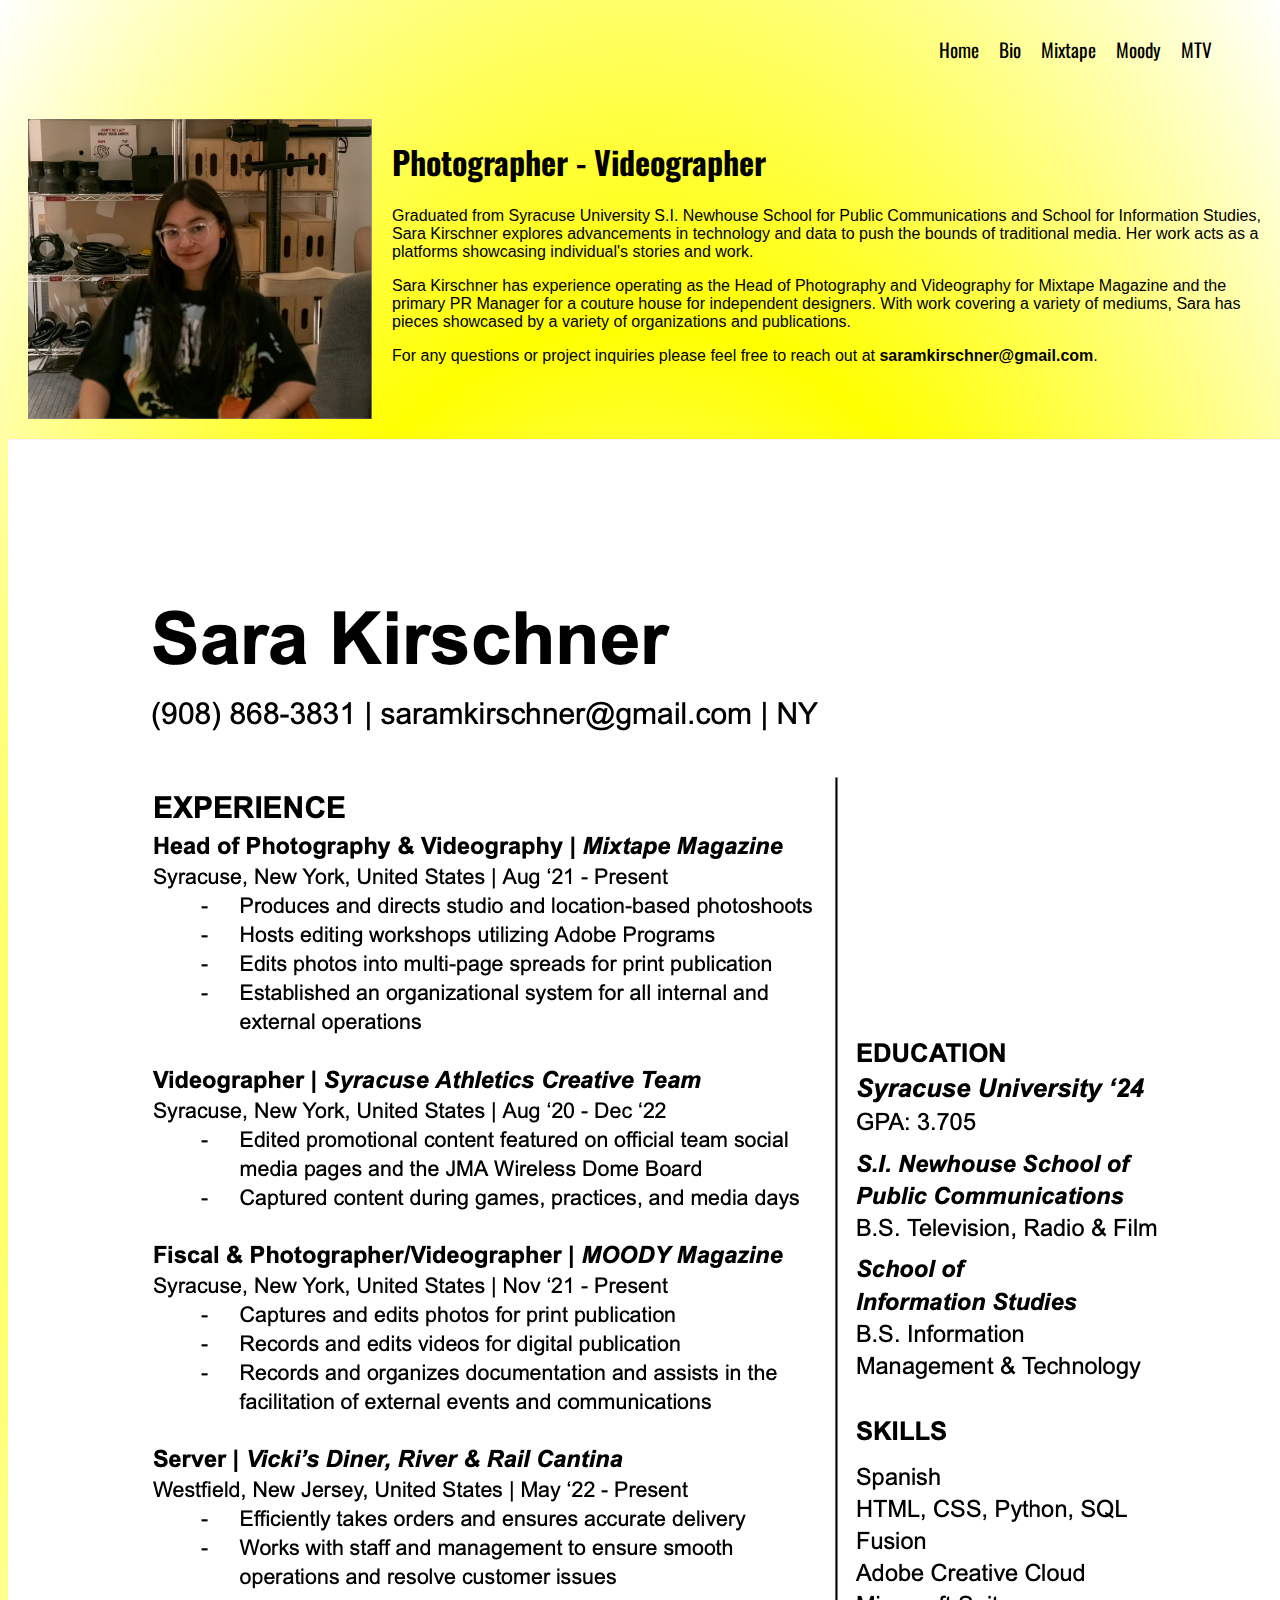
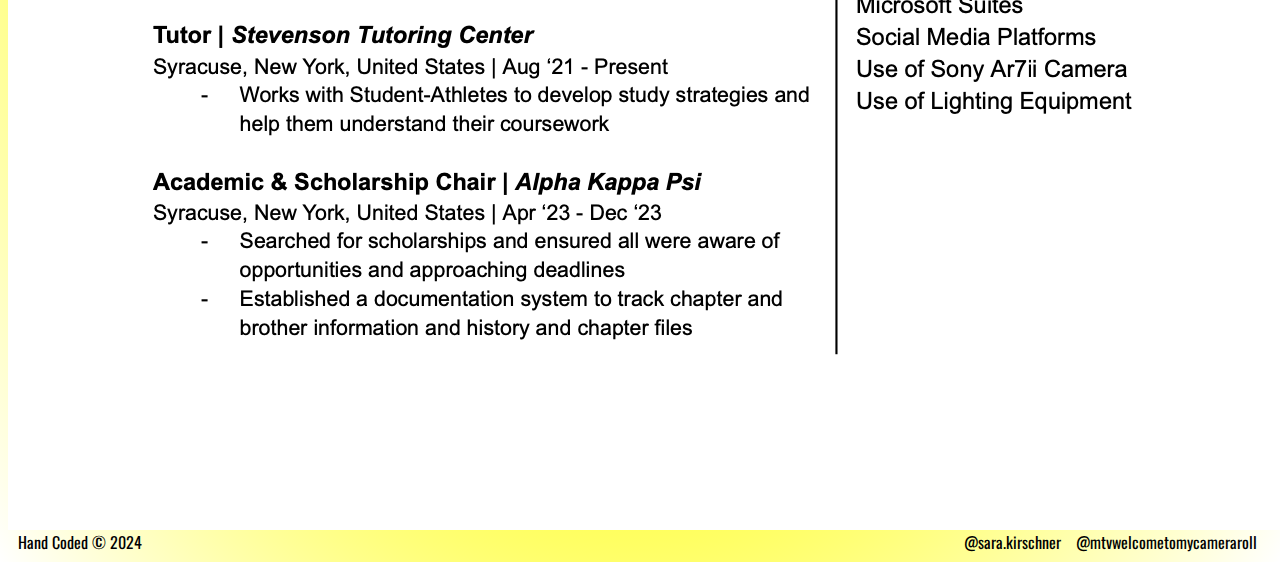
<file: bio.html>
<!-- anchor footer to the bottom of the page, zoom out on resume -->

<!DOCTYPE html>
<html lang="en">
<head>
    <meta charset="UTF-8">
    <meta http-equiv="X-UA-Compatible" content="IE=edge">
    <meta name="viewport" content="width=device-width, initial-scale=1.0">
    <link rel="stylesheet" href="style.css">
    <link rel="preconnect" href="https://fonts.googleapis.com">
    <link rel="preconnect" href="https://fonts.gstatic.com" crossorigin>
    <link href="https://fonts.googleapis.com/css2?family=Oswald:wght@500&display=swap" rel="stylesheet">
    <title>Kirschner | BIO</title>
    <style>
        .pfp{
            float: left;
            margin: 20px;
            height: 300px;
            width: auto;
        }
    
        .stopfloat{clear: both;}
    
        div {
                margin: 10px;
            }

        .resume{
            display: block;
            margin-left: auto;
            margin-right: auto;
        }
    
    </style>
</head>

<body>

    <nav>
        <a href="index">Home</a>
        <a href="bio">Bio</a>
        <a href="mixtape">Mixtape</a>
        <a href="moody">Moody</a>
        <a href="mtv.html">MTV</a>
    </nav>

    <main>

      <img src="content/pfp.png" alt="Profile picture of Sara Kirschner" class="pfp"> 
      
      <br><h1>Photographer - Videographer</h1>

        <p>
            Graduated from Syracuse University S.I. Newhouse School for Public Communications and School for Information Studies, Sara Kirschner explores advancements in technology and data to push the bounds of traditional media. Her work acts as a platforms showcasing individual's stories and work.
        </p>

        <p>
            Sara Kirschner has experience operating as the Head of Photography and Videography for Mixtape Magazine and the primary PR Manager for a couture house for independent designers. With work covering a variety of mediums, Sara has pieces showcased by a variety of organizations and publications. 
        </p>

        <p>
            For any questions or project inquiries please feel free to reach out at <strong>saramkirschner@gmail.com</strong>.
        </p>

        <div class="stopfloat"></div>

        <img class="resume" src="content/resume.png" alt="Copy of Sara Kirschner's resume">
        
    </main>

    <footer>
        Hand Coded &copy; 2024 
        <span><a class="instatag" href="https://www.instagram.com/sara.kirschner/" target="_blank">@mtvwelcometomycameraroll</a></span>
        <span><a class="instatag" href="https://www.instagram.com/sara.kirschner/" target="_blank">@sara.kirschner</a></span>
    </footer>
</body>
</html>
</file>
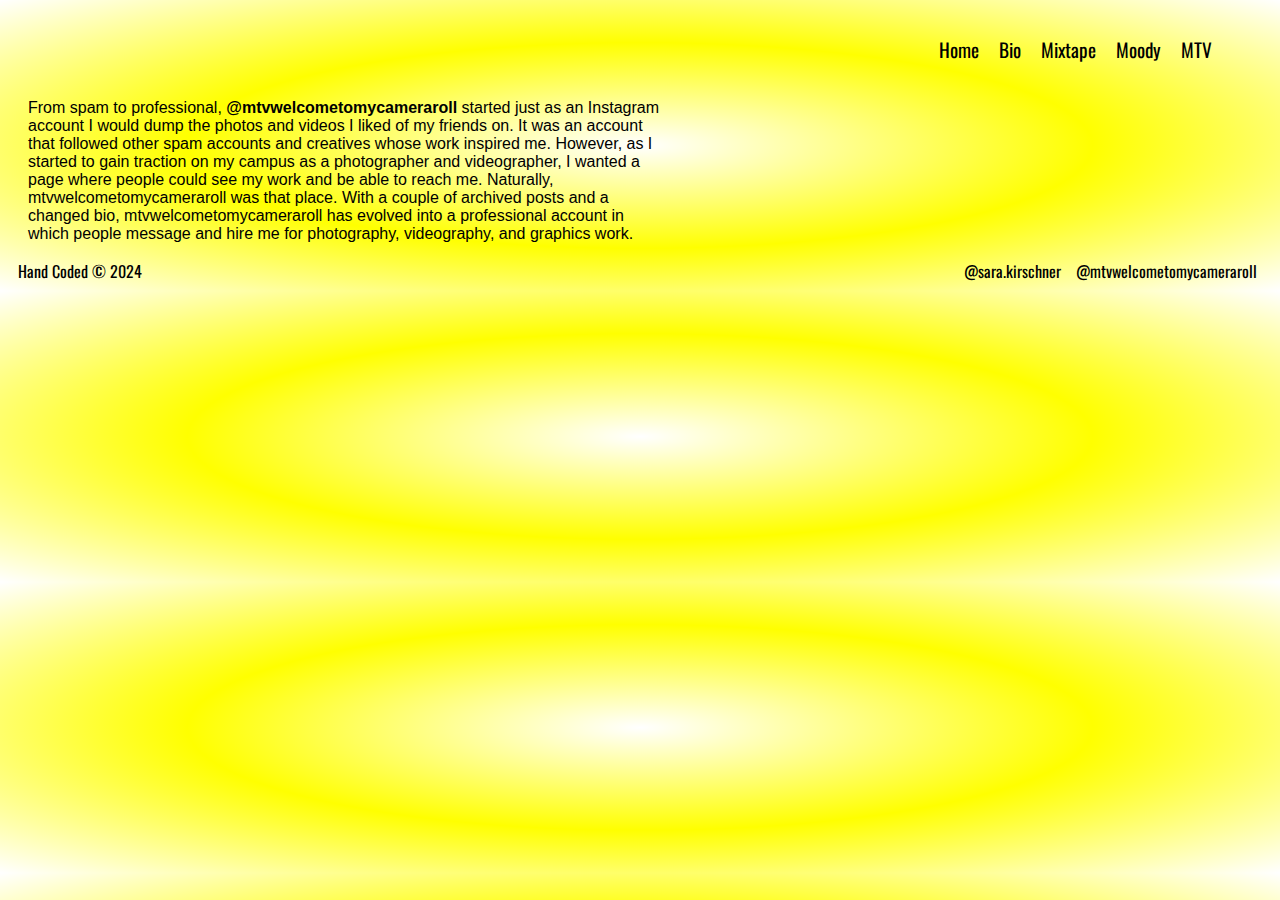
<file: mtv.html>
<!DOCTYPE html>
<html lang="en">
<head>
    <meta charset="UTF-8">
    <meta http-equiv="X-UA-Compatible" content="IE=edge">
    <meta name="viewport" content="width=device-width, initial-scale=1.0">
    <link rel="stylesheet" href="style.css">
    <link rel="preconnect" href="https://fonts.googleapis.com">
    <link rel="preconnect" href="https://fonts.gstatic.com" crossorigin>
    <link href="https://fonts.googleapis.com/css2?family=Oswald:wght@500&display=swap" rel="stylesheet">
    <title>Kirschner | MTV</title>
    <style>
        p {
            width: 50%;
            padding-left: 20px;
        }
    </style>
</head>
<body>
    <nav>
        <a href="index">Home</a>
        <a href="bio">Bio</a>
        <a href="mixtape">Mixtape</a>
        <a href="moody">Moody</a>
        <a href="mtv">MTV</a>
    </nav>
    
    <main>

        <p>
            From spam to professional, <a class="hyperlink" href="https://www.instagram.com/mtvwelcometomycameraroll/" target="_blank"><strong>@mtvwelcometomycameraroll</strong></a> started just as an Instagram account I would dump the photos and videos I liked of my friends on. It was an account that followed other spam accounts and creatives whose work inspired me. However, as I started to gain traction on my campus as a photographer and videographer, I wanted a page where people could see my work and be able to reach me. Naturally, mtvwelcometomycameraroll was that place. With a couple of archived posts and a changed bio, mtvwelcometomycameraroll has evolved into a professional account in which people message and hire me for photography, videography, and graphics work.
        </p>

<!--
        <h2>Kappa Chapter of Omega Psi Phi Fraternity, Inc.</h2>
        <p>Fall 2023 Probate</p>

        <video controls>
            <source src="content/misc/Kappa Chapter of Omega Psi Phi Fraternity, Inc. Fall 2023 Probate.mp4" type="video/mp4">
        Your browser does not support the video tag.
        </video>

        <h2>VFX Production Class Final</h2>

        <h2>Omega Chapter of Sigma Delta Tau</h2>
        <p>BeSDT in Game Spring 2022 Fundraiser</p>

        <video controls>
            <source src="content/misc/BeSDT in Game '22.mp4" type="video/mp4">
        Your browser does not support the video tag.
        </video>

        <h2>Kappa Lamda Chapter of Delta Sigma Theate Sorority, Inc. </h2>
        <p>Fall 2023 Probate Teaser</p>

        <h2>Syracuse University Athletics</h2>
        <h2>DEMO Promotioinal Shoot</h2>
        -->
    </main>

    <footer>
        Hand Coded &copy; 2024 
        <span><a class="instatag" href="https://www.instagram.com/sara.kirschner/" target="_blank">@mtvwelcometomycameraroll</a></span>
        <span><a class="instatag" href="https://www.instagram.com/sara.kirschner/" target="_blank">@sara.kirschner</a></span>
    </footer>

</body>
</html>
</file>
<file: style.css>
/* header */
nav a:link {
    text-decoration: none;
    color: black;
    font-family: 'Oswald', sans-serif;
}

nav a:hover {color: green;}

nav a:visited {color:black;}

nav {
    display: flex;
    justify-content: flex-end;
    margin: 25px;
    margin-right: 50px;
    flex-wrap: wrap;
    font-size: larger;
}

nav a {
    margin: 10px;
}

/* body */

p {font-family: Arial, Helvetica, sans-serif;}

h1, h2 {
    font-family: 'Oswald', sans-serif;
    margin-left: 20px;
}

body {
    background: yellow;
    background: repeating-radial-gradient(white, yellow, white);
}

.photogrid img {
    width: 100%;
    height: auto;
}

.photogrid {
    display: flex;
    justify-content: space-around;
}

.hyperlink, .linkedin {
    text-decoration: none;
    color: black;
}

.hyperlink a:hover {color: green;}

.hyperlink a:visited {color:black;}

p a:hover {color: green;}

p a:visited {color:green;}

video {
    display: block;
    margin-left: auto;
    margin-right: auto;
    width: 50%;
  }

/* footer */
.instatag{
    float: right;
    text-decoration: none;
    color: black;
    margin-right: 15px;
}

footer a:hover {color: green;}

footer {
    font-family: 'Oswald', sans-serif;
    margin-left: 10px;
}
</file>
